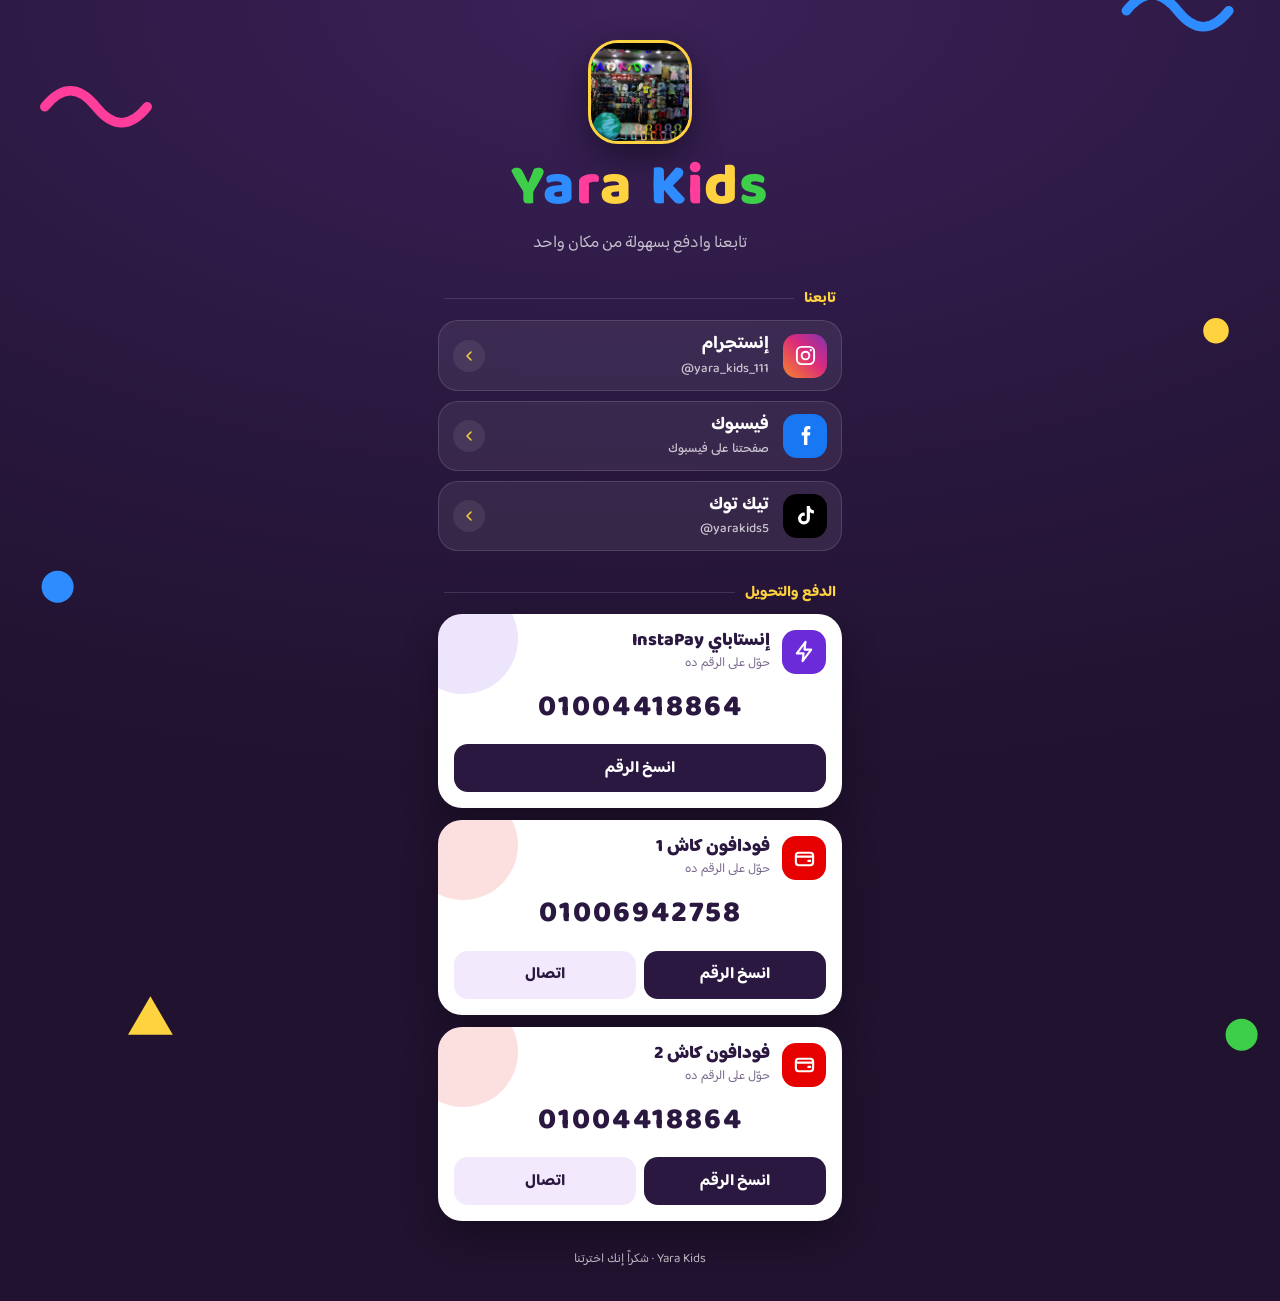
<file: index.html>
<!DOCTYPE html>
<html lang="ar" dir="rtl">
<head>
<meta charset="utf-8">
<meta name="viewport" content="width=device-width,initial-scale=1">
<title>Yara Kids</title>
<meta name="theme-color" content="#2a1840">
<link rel="icon" href="logo.jpg">
<link rel="preconnect" href="https://fonts.googleapis.com">
<link href="https://fonts.googleapis.com/css2?family=Baloo+Bhaijaan+2:wght@500;700;800&display=swap" rel="stylesheet">
<link rel="stylesheet" href="style.css?v=3">
<style>
html,body{margin:0;background:#21122f}
#app{min-height:100vh}
.msg{padding:80px 20px;text-align:center;color:#fff}
</style>
</head>
<body>
<div class="yk" id="app"><p class="msg">جاري التحميل…</p></div>
<script src="config.js?v=3"></script>
<script src="render.js?v=3"></script>
<script>
{
  const app = document.getElementById('app');
  const get = u => fetch(u, {cache: 'no-store', headers: u.startsWith('http') ? {apikey: YK_CONFIG.key} : {}}).then(r => { if (!r.ok) throw new Error(r.status); return r.json(); });
  get(YK_CONFIG.url + '/rest/v1/site?id=eq.1&select=data')
    .then(rows => { if (!rows[0]) throw new Error('empty'); return rows[0].data; })
    .catch(() => get('data.json?t=' + Date.now()))
    .then(d => { document.title = d.name || 'Yara Kids'; YK.render(d, app); })
    .catch(() => { app.innerHTML = '<p class="msg">حصلت مشكلة في التحميل، جرّب تعمل refresh.</p>'; });
}
</script>
</body>
</html>
</file>
<file: style.css>
/* Yara Kids page styles, shared by index.html and the admin preview */
.yk{--bg:#2a1840;--bg2:#21122f;--mute:rgba(255,255,255,.72);--glass:rgba(255,255,255,.07);--line:rgba(255,255,255,.13);
--y:#ffd23f;--g:#3ecf4a;--b:#2f8cff;--p:#ff3d9a;
position:relative;overflow:hidden;color:#fff;font:16px/1.55 "Baloo Bhaijaan 2",system-ui,sans-serif;
background:radial-gradient(120% 60% at 50% 0%,#3b2158 0%,var(--bg) 55%,var(--bg2) 100%)}
.yk *{box-sizing:border-box;min-width:0}
.yk .conf{position:absolute;inset:0;width:100%;height:100%;pointer-events:none}
.yk .wrap{position:relative;max-width:440px;margin:0 auto;padding:40px 18px 32px}
.yk header{text-align:center}
.yk .logo{display:block;width:104px;height:104px;border-radius:30px;object-fit:cover;margin:0 auto 16px;border:3px solid var(--y);box-shadow:0 14px 34px rgba(0,0,0,.4);background:#fff}
.yk .mark{direction:ltr;font-size:clamp(40px,12vw,58px);font-weight:800;line-height:1.05;letter-spacing:1px;margin:0;overflow-wrap:anywhere}
.yk .mark span:nth-child(4n+1){color:var(--g)}.yk .mark span:nth-child(4n+2){color:var(--b)}
.yk .mark span:nth-child(4n+3){color:var(--p)}.yk .mark span:nth-child(4n){color:var(--y)}
.yk .mark i{display:inline-block;width:.28em}
.yk .tag{margin:10px 0 0;color:var(--mute);font-size:17px}
.yk h2{font-size:15px;font-weight:700;color:var(--y);margin:30px 6px 10px;display:flex;align-items:center;gap:10px}
.yk h2::after{content:"";flex:1;height:1px;background:var(--line)}
.yk .btn{display:flex;align-items:center;gap:14px;min-height:64px;padding:10px 14px;border-radius:20px;background:var(--glass);border:1px solid var(--line);color:#fff;text-decoration:none;font-weight:700;font-size:18px;transition:transform .15s,background .15s}
.yk .btn+.btn{margin-top:10px}
.yk .btn:hover{background:rgba(255,255,255,.11)}
.yk .btn:active{transform:scale(.98)}
.yk .btn small{display:block;font-weight:500;font-size:13px;color:var(--mute);unicode-bidi:plaintext;text-align:right}
.yk .ic{width:44px;height:44px;border-radius:14px;display:grid;place-items:center;flex:none;color:#fff}
.yk .ic svg{width:23px;height:23px}
.yk .go{margin-inline-start:auto;width:32px;height:32px;border-radius:50%;display:grid;place-items:center;background:rgba(255,255,255,.08);color:var(--y);flex:none}
.yk .pay{background:#fff;color:#2a1840;border-radius:24px;padding:16px;position:relative;overflow:hidden;box-shadow:0 16px 36px rgba(0,0,0,.3)}
.yk .pay+.pay{margin-top:12px}
.yk .pay::before{content:"";position:absolute;inset-inline-end:-30px;top:-30px;width:110px;height:110px;border-radius:50%;background:var(--dot);opacity:.12}
.yk .row{display:flex;align-items:center;gap:12px}
.yk .lbl{font-weight:800;font-size:18px;line-height:1.2}
.yk .small{font-size:13px;color:#76668a}
.yk .num{direction:ltr;text-align:center;font-size:clamp(22px,8vw,30px);font-weight:800;letter-spacing:2px;margin:12px 0;white-space:nowrap}
.yk .acts{display:grid;grid-template-columns:repeat(auto-fit,minmax(110px,1fr));gap:8px;margin-top:12px}
.yk .num+.acts{margin-top:0}
.yk .acts>*{min-height:48px;border-radius:14px;border:0;font:700 16px "Baloo Bhaijaan 2",sans-serif;cursor:pointer;display:grid;place-items:center;text-decoration:none;padding:0 10px}
.yk .primary{background:#2a1840;color:#fff}
.yk .ghost{background:#f2e9fc;color:#2a1840}
.yk .btn:focus-visible,.yk .acts>*:focus-visible{outline:3px solid var(--y);outline-offset:2px}
.yk footer{text-align:center;color:var(--mute);font-size:13px;margin-top:28px}
.yk .toast{position:fixed;z-index:50;bottom:24px;left:50%;transform:translate(-50%,40px);opacity:0;background:var(--y);color:#2a1840;padding:10px 20px;border-radius:999px;font-weight:800;transition:.25s;pointer-events:none;white-space:nowrap}
.yk .toast.on{opacity:1;transform:translate(-50%,0)}
.yk header{animation:ykpop .6s ease-out both}
@keyframes ykpop{from{opacity:0;transform:translateY(12px)}to{opacity:1;transform:none}}
@media(prefers-reduced-motion:reduce){.yk *{transition:none!important;animation:none!important}}
</file>
